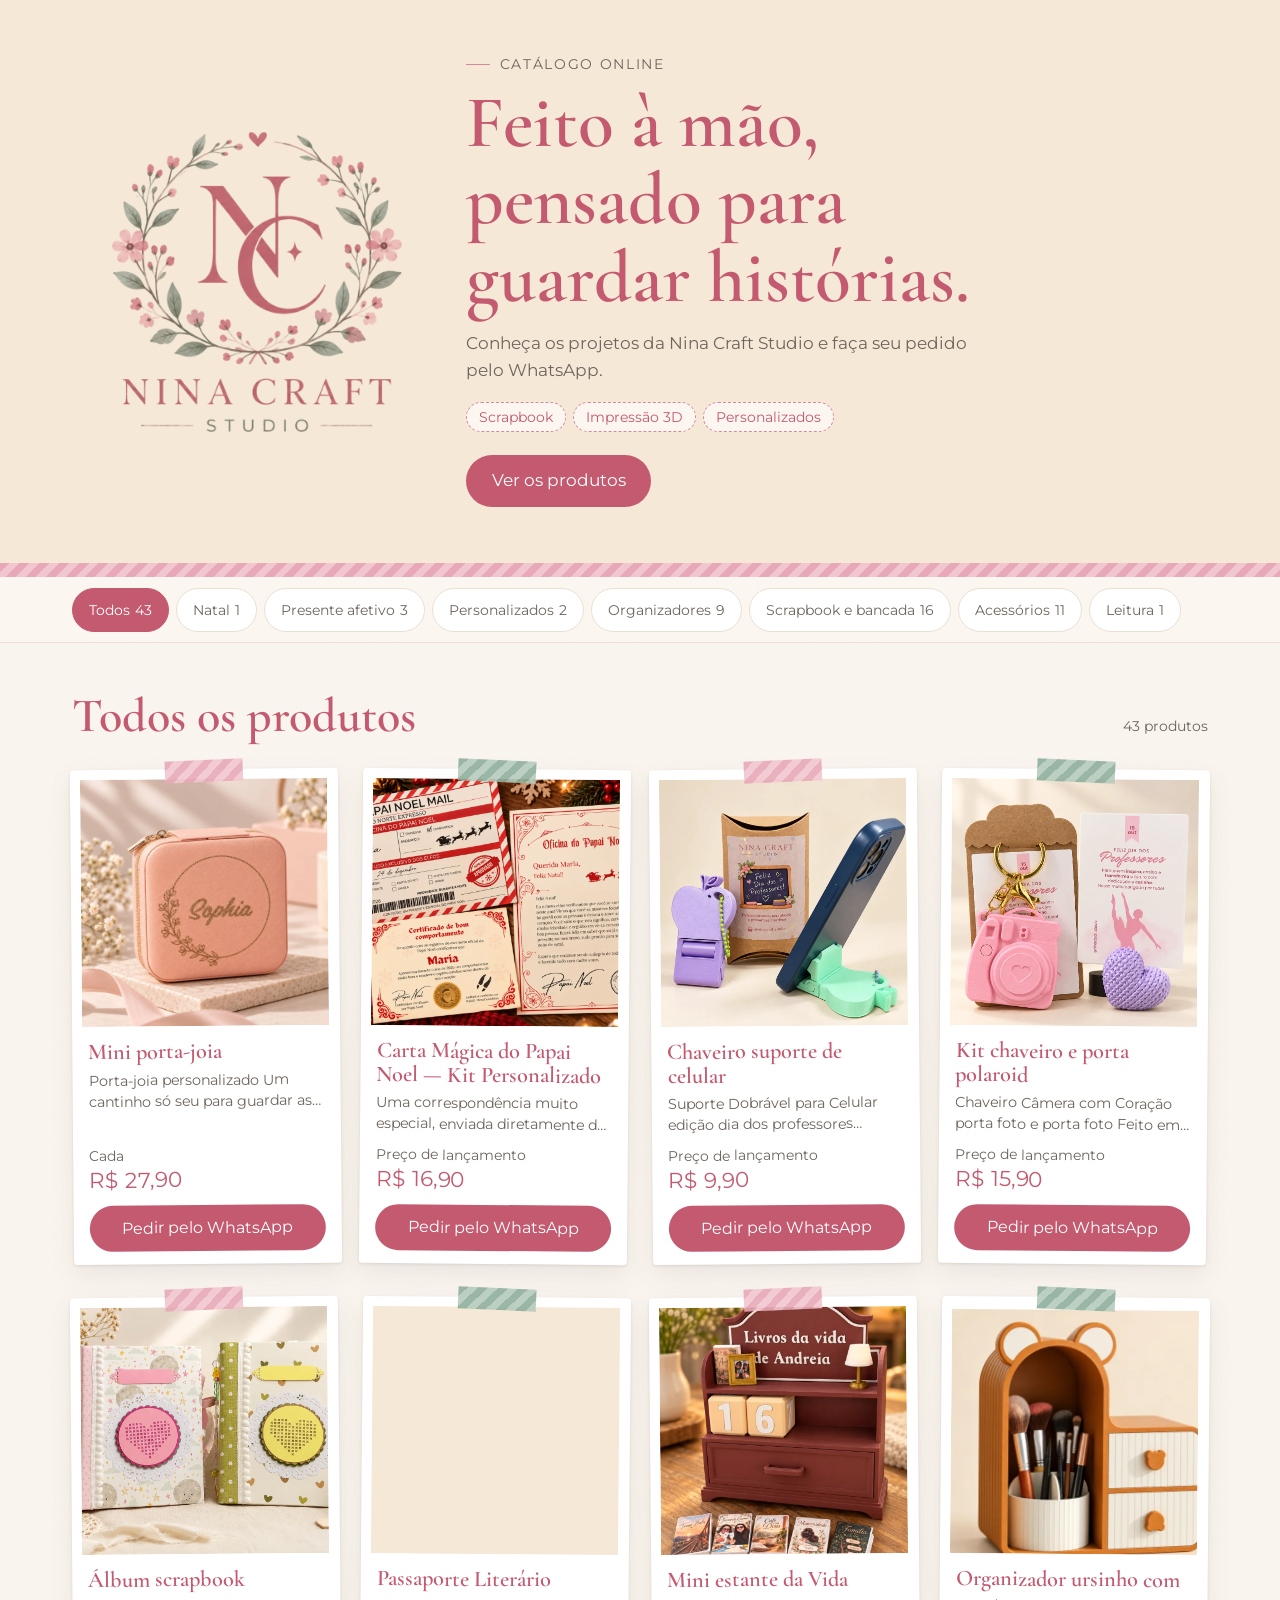
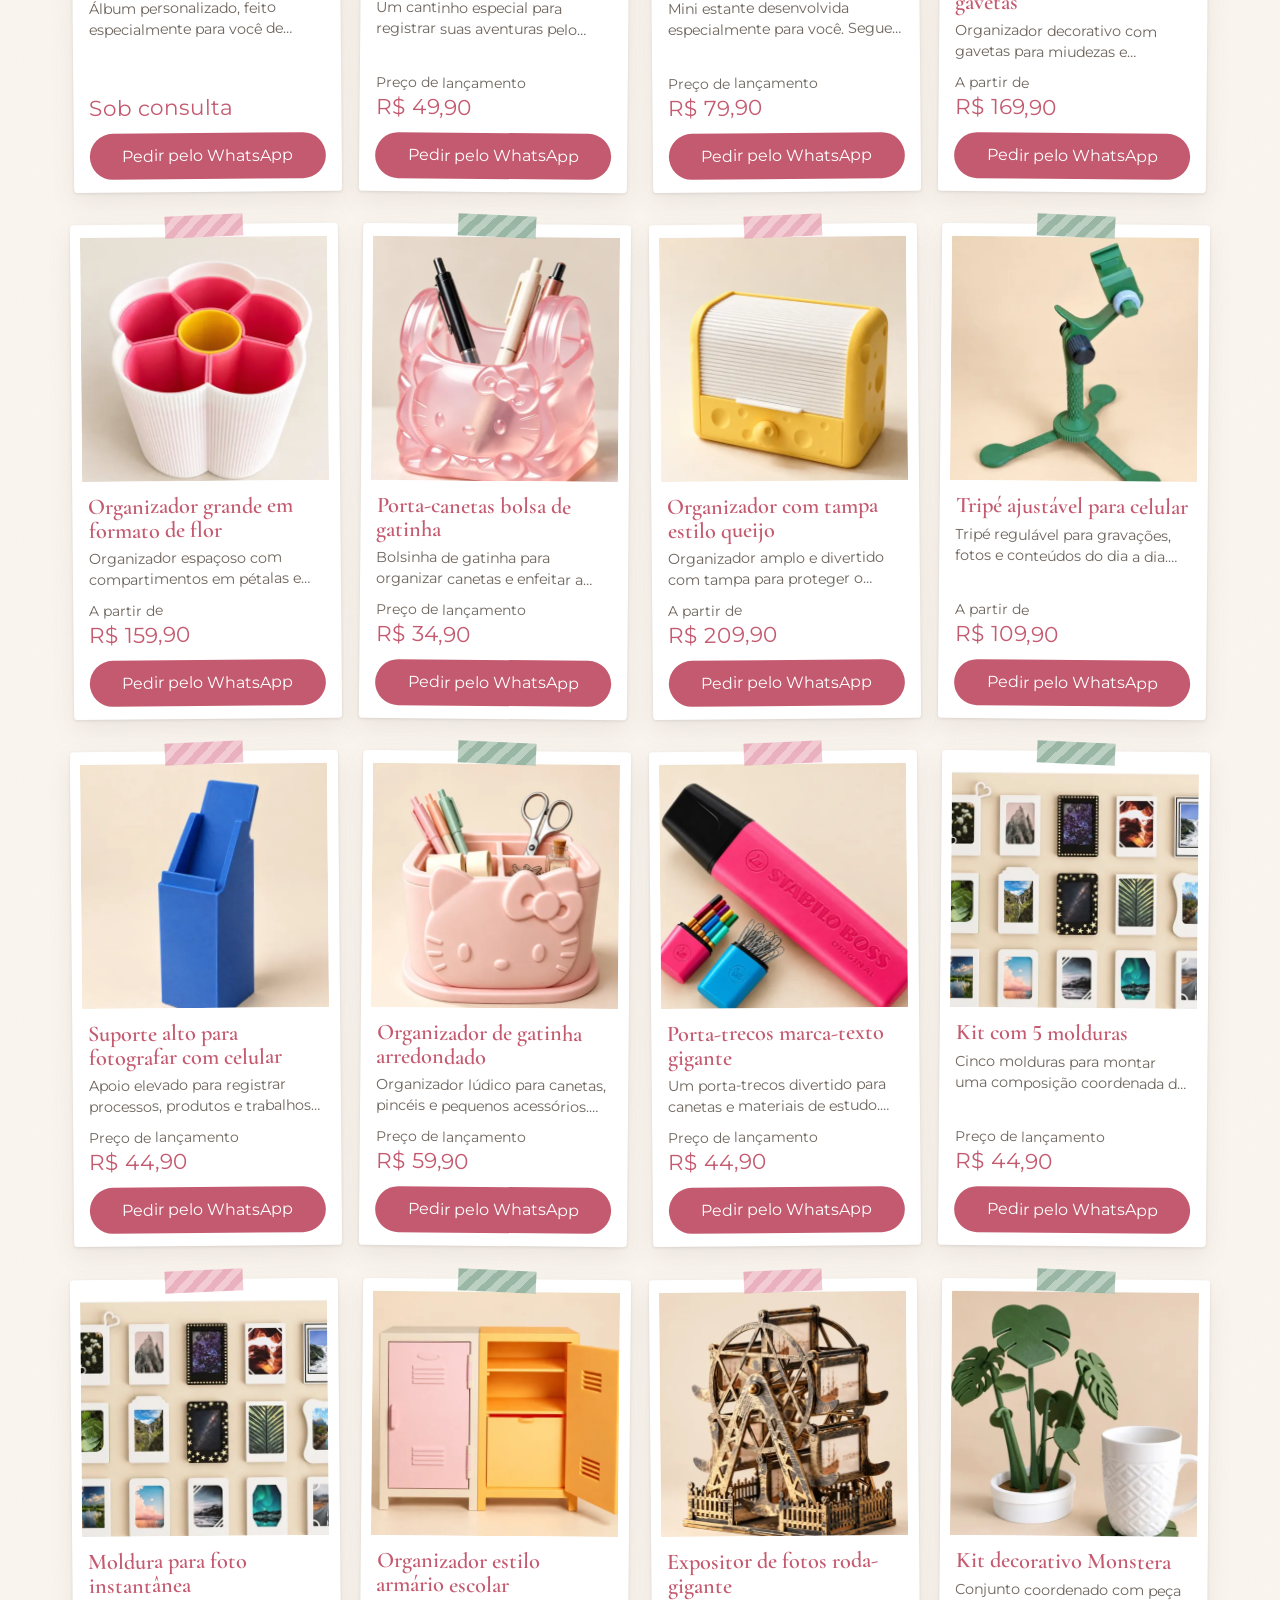
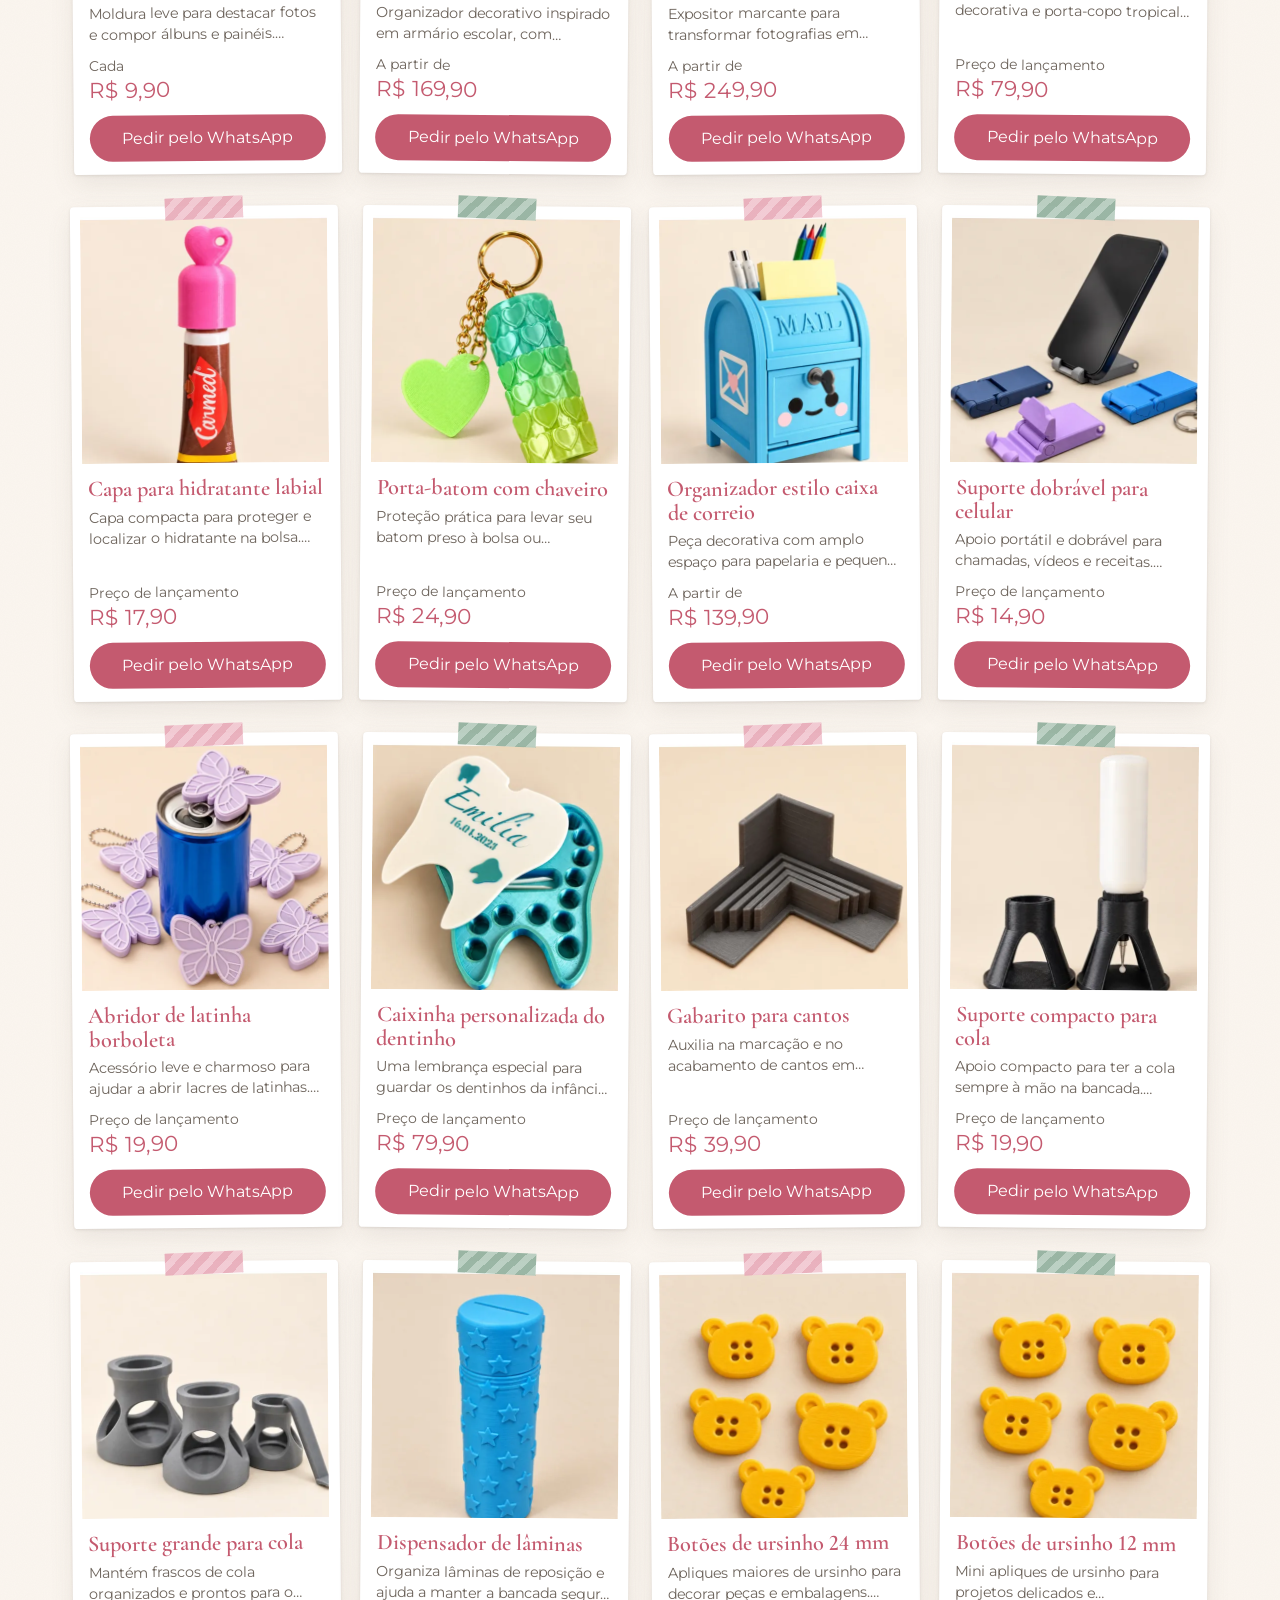
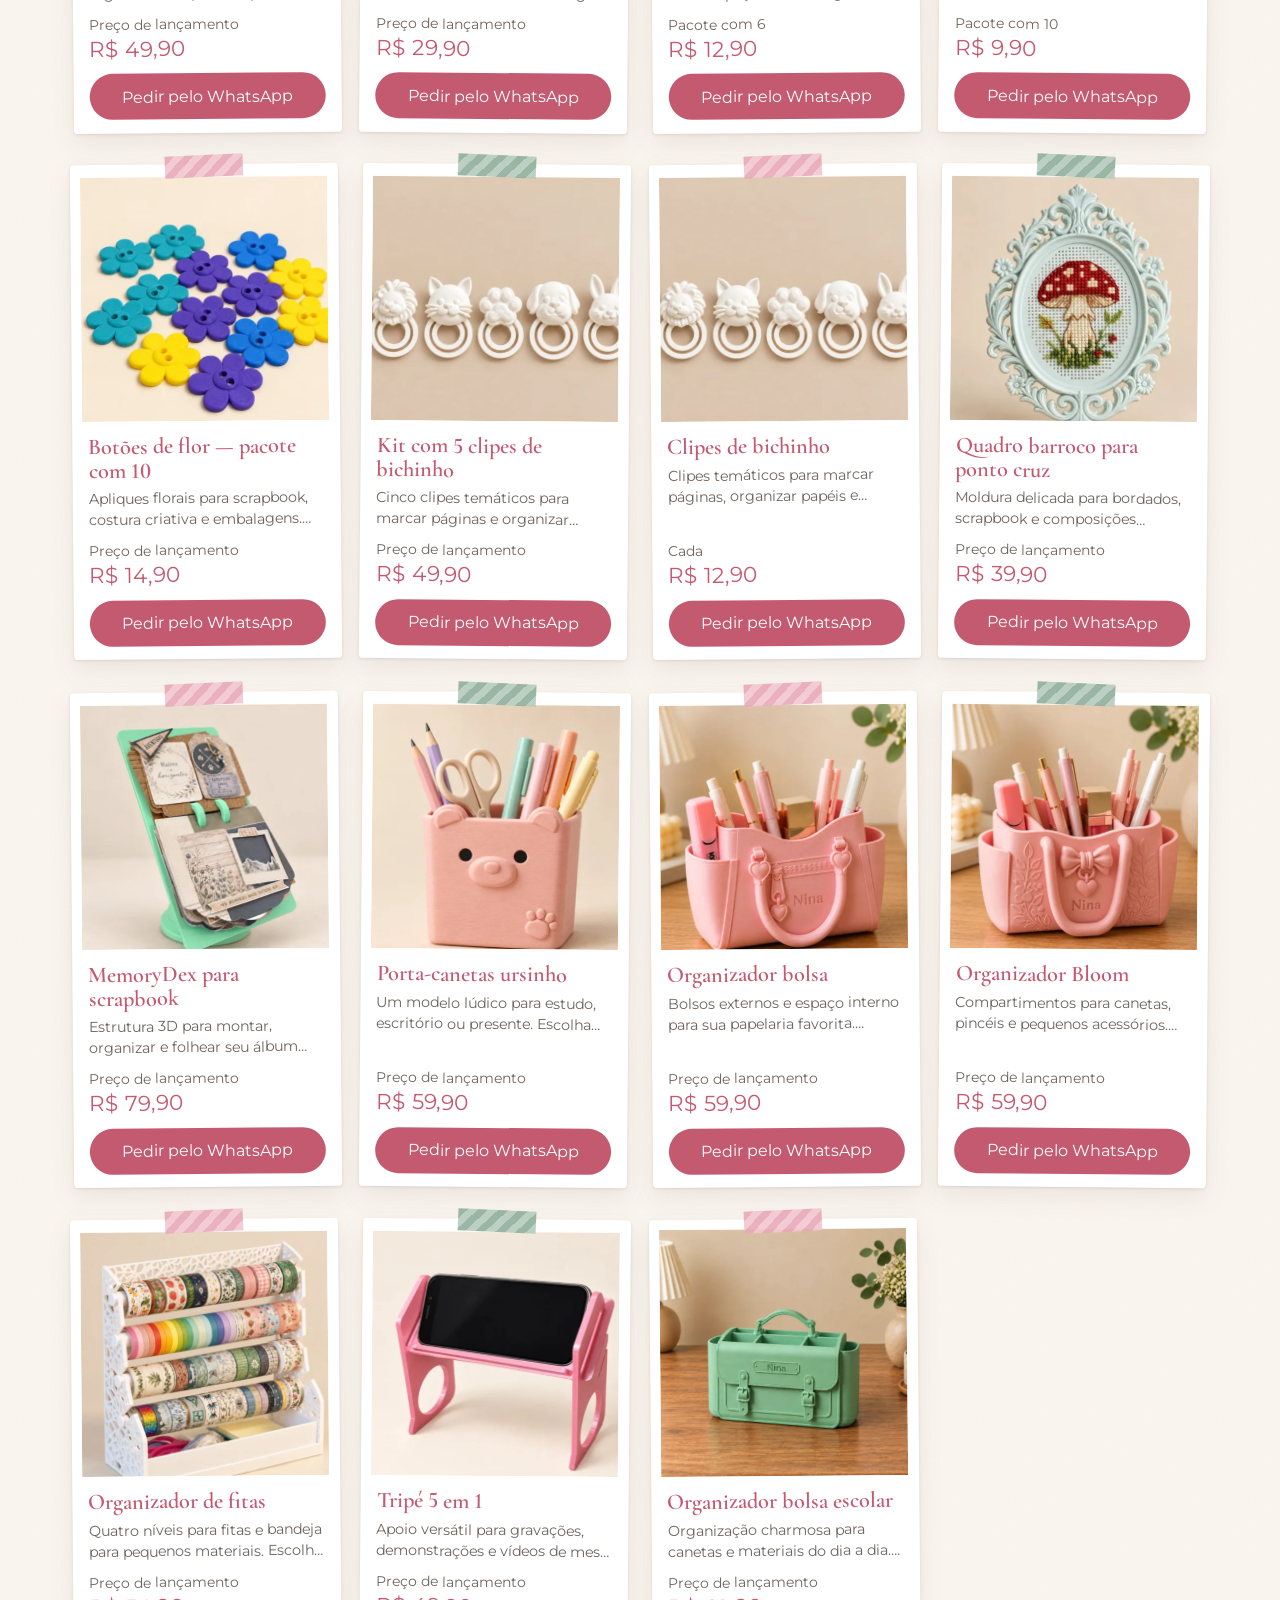
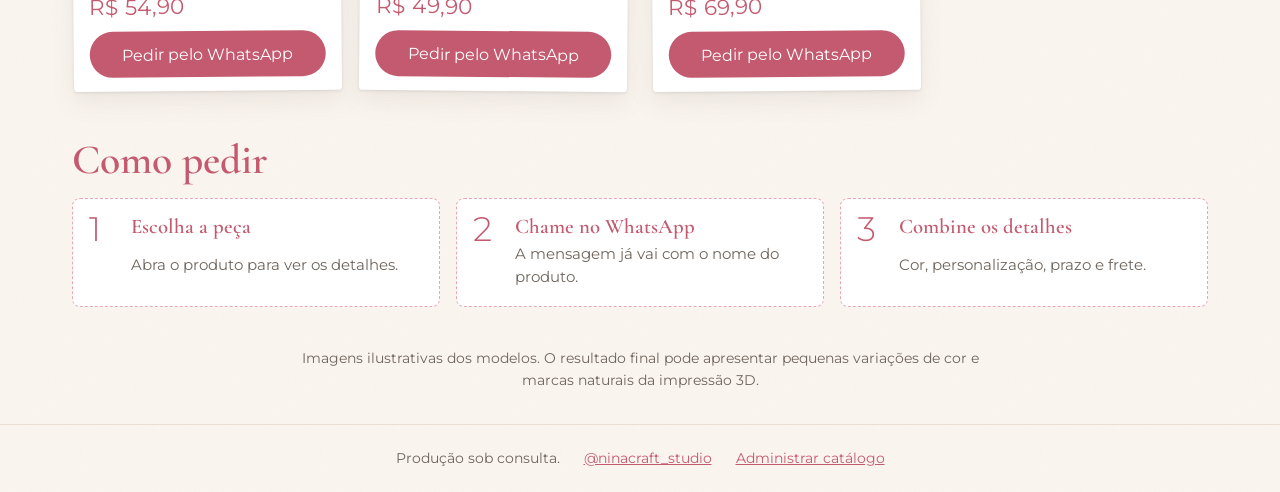
<file: index.html>
<!doctype html>
<html lang="pt-BR">
<head>
<meta charset="utf-8">
<meta name="viewport" content="width=device-width, initial-scale=1">
<title>Nina Craft Studio | Catálogo</title>
<meta name="description" content="Presentes e papelaria feitos à mão para guardar histórias. Scrapbook, impressão 3D e personalizados. Peça pelo WhatsApp.">
<meta name="theme-color" content="#FBF6F0">
<link rel="canonical" href="https://soananina.github.io/ninacraftstudio/">
<meta property="og:type" content="website">
<meta property="og:title" content="Nina Craft Studio | Catálogo">
<meta property="og:description" content="Presentes e papelaria feitos à mão para guardar histórias.">
<meta property="og:url" content="https://soananina.github.io/ninacraftstudio/">
<meta property="og:image" content="https://soananina.github.io/ninacraftstudio/nina-craft-logo.png">
<link rel="icon" href="favicon.svg">
<link rel="preconnect" href="https://fonts.googleapis.com">
<link rel="preconnect" href="https://fonts.gstatic.com" crossorigin>
<link rel="stylesheet" href="https://fonts.googleapis.com/css2?family=Cormorant+Garamond:wght@500;600&family=Montserrat:wght@300;400&display=swap">
<link rel="stylesheet" href="styles.css">
</head>
<body>
<header class="hero">
  <div class="hero-inner">
    <img class="hero-logo" src="nina-craft-logo.webp" alt="Nina Craft Studio" width="700" height="724">
    <div class="hero-copy">
      <p class="eyebrow">Catálogo online</p>
      <h1>Feito à mão, pensado para guardar histórias.</h1>
      <p class="hero-text">Conheça os projetos da Nina Craft Studio e faça seu pedido pelo WhatsApp.</p>
      <ul class="hero-tags" aria-label="O que fazemos">
        <li>Scrapbook</li><li>Impressão 3D</li><li>Personalizados</li>
      </ul>
      <a class="hero-cta" href="#produtos">Ver os produtos</a>
    </div>
  </div>
</header>

<main id="produtos">
  <nav class="filters" aria-label="Filtrar por categoria"><div id="filters" class="filters-row"></div></nav>
  <section class="catalog" aria-labelledby="catalog-title">
    <div class="catalog-head">
      <h2 id="catalog-title">Todos os produtos</h2>
      <span id="count" aria-live="polite"></span>
    </div>
    <div id="catalog" class="grid"></div>
    <div id="empty" class="empty" hidden><h3>Novidades em breve</h3><p>O catálogo está sendo preparado com carinho.</p></div>
    <noscript><p class="note">Ative o JavaScript para ver o catálogo.</p></noscript>
  </section>

  <section class="how" aria-labelledby="how-title">
    <h2 id="how-title">Como pedir</h2>
    <ol>
      <li><strong>Escolha a peça</strong><span>Abra o produto para ver os detalhes.</span></li>
      <li><strong>Chame no WhatsApp</strong><span>A mensagem já vai com o nome do produto.</span></li>
      <li><strong>Combine os detalhes</strong><span>Cor, personalização, prazo e frete.</span></li>
    </ol>
  </section>
  <p id="note" class="note" hidden>Imagens ilustrativas dos modelos. O resultado final pode apresentar pequenas variações de cor e marcas naturais da impressão 3D.</p>
</main>

<footer class="footer">
  <p>Produção sob consulta.</p>
  <a href="https://www.instagram.com/ninacraft_studio/" target="_blank" rel="noreferrer">@ninacraft_studio</a>
  <a href="admin/">Administrar catálogo</a>
</footer>

<dialog id="detail" class="detail" aria-labelledby="detail-title">
  <button id="detail-close" class="detail-close" type="button" aria-label="Fechar">×</button>
  <div class="detail-media"><img id="detail-img" alt=""></div>
  <div class="detail-body">
    <p id="detail-cat" class="eyebrow"></p>
    <h2 id="detail-title"></h2>
    <div id="detail-price" class="price price-lg"></div>
    <p id="detail-desc" class="detail-desc"></p>
    <a id="detail-wa" class="wa wa-lg" target="_blank" rel="noreferrer">Pedir pelo WhatsApp</a>
  </div>
</dialog>
<script src="catalogo.js"></script>
</body>
</html>
</file>
<file: styles.css>
/* Cores e logo: sistema de 28/10/2026 (nina-craft-artes/marca/marca.css).
   Fontes: só as do Manual da Marca: Cormorant Garamond (500, 600) e Montserrat (300, 400).
   Texto só em rosa principal ou taupe. Rosa claro, rosa extra, lilás, menta e bege são só fundos, fitas e filetes.
   Nenhum texto abaixo de 14px. */
:root {
  color-scheme: light;
  --rosa:#C45A6F; --rosa-claro:#E7A9B7; --lilas:#B89CC9; --menta:#8FAE9B; --bege:#F5E8D7; --rosa-extra:#D98799;
  --fundo:#FBF6F0; --taupe:#6E655D; --branco:#FFFFFF; --linha:#EADFD2;
  --serif:"Cormorant Garamond",Georgia,serif; --sans:"Montserrat",Helvetica,Arial,sans-serif;
  --fita-rosa:repeating-linear-gradient(135deg,var(--rosa-claro) 0 7px,#F1C6D0 7px 14px);
  --fita-menta:repeating-linear-gradient(135deg,var(--menta) 0 7px,#B4CBBD 7px 14px);
}
*,*::before,*::after { box-sizing:border-box; margin:0; padding:0; }
html { scroll-behavior:smooth; scroll-padding-top:76px; -webkit-text-size-adjust:100%; }
body {
  color:var(--taupe); font:400 1rem/1.6 var(--sans); -webkit-font-smoothing:antialiased;
  background-color:var(--fundo);
  background-image:url("data:image/svg+xml,%3Csvg xmlns='http://www.w3.org/2000/svg' width='240' height='240'%3E%3Cfilter id='n'%3E%3CfeTurbulence type='fractalNoise' baseFrequency='.9' numOctaves='2'/%3E%3CfeColorMatrix values='0 0 0 0 .55 0 0 0 0 .45 0 0 0 0 .35 0 0 0 .05 0'/%3E%3C/filter%3E%3Crect width='240' height='240' filter='url(%23n)'/%3E%3C/svg%3E");
}
body.has-dialog { overflow:hidden; }
img { display:block; max-width:100%; }
a { color:inherit; }
ul,ol { list-style:none; }
strong,small { font-weight:400; }
h1,h2,h3 { font-family:var(--serif); font-weight:600; color:var(--rosa); line-height:1.05; font-variant-numeric:lining-nums; }
:focus-visible { outline:3px solid var(--rosa); outline-offset:2px; border-radius:4px; }
.eyebrow { display:flex; align-items:center; gap:.6rem; color:var(--taupe); font-weight:400; font-size:.875rem; line-height:1.2; letter-spacing:.12em; text-transform:uppercase; }
.eyebrow::before { content:""; flex:none; width:24px; height:1.5px; background:var(--rosa-extra); }

/* Topo */
.hero { background:var(--bege); position:relative; }
.hero::after { content:""; display:block; height:14px; background:var(--fita-rosa); }
.hero-inner { max-width:1120px; margin:auto; padding:clamp(1.5rem,5vw,3.5rem) clamp(1rem,4vw,2rem); display:grid; grid-template-columns:minmax(0,290px) 1fr; gap:clamp(1.5rem,5vw,4rem); align-items:center; }
.hero-logo { width:100%; height:auto; }
.hero-copy h1 { font-size:clamp(2.6rem,6vw,4.6rem); margin:.7rem 0 .9rem; max-width:15ch; }
.hero-text { font-size:1.05rem; max-width:46ch; }
.hero-tags { display:flex; flex-wrap:wrap; gap:.45rem; margin:1.1rem 0 1.4rem; }
.hero-tags li { padding:.2rem .75rem; border:1.5px dashed var(--rosa-extra); border-radius:999px; background:var(--fundo); color:var(--rosa); font-size:.875rem; font-weight:400; }
.hero-cta { display:inline-block; padding:.8rem 1.6rem; border-radius:999px; background:var(--rosa); color:var(--branco); font-weight:400; font-size:1.05rem; text-decoration:none; transition:opacity .15s; }
.hero-cta:hover { opacity:.88; }

/* Filtros */
.filters { position:sticky; top:0; z-index:5; background:rgba(251,246,240,.96); backdrop-filter:blur(8px); border-bottom:1px solid var(--linha); }
.filters-row { max-width:1200px; margin:auto; padding:.65rem clamp(1rem,4vw,2rem); display:flex; gap:.45rem; overflow-x:auto; scrollbar-width:none; }
.filters-row::-webkit-scrollbar { display:none; }
.chip { flex:none; min-height:44px; padding:.4rem 1rem; border:1.5px solid var(--linha); border-radius:999px; background:var(--branco); color:var(--taupe); font:400 .9rem var(--sans); cursor:pointer; transition:background .15s,color .15s,border-color .15s; }
.chip:hover { border-color:var(--rosa-extra); }
.chip small { font-size:.875rem; font-weight:400; margin-left:.3rem; }
.chip[aria-pressed="true"] { background:var(--rosa); border-color:var(--rosa); color:var(--branco); }

/* Grade: polaroids com fita washi */
.catalog { max-width:1200px; margin:auto; padding:clamp(1.5rem,4vw,3rem) clamp(1rem,4vw,2rem); overflow-x:clip; }
.catalog-head { display:flex; justify-content:space-between; align-items:baseline; gap:1rem; margin-bottom:1.75rem; }
.catalog-head h2 { font-size:clamp(2rem,4vw,3rem); }
.catalog-head span { flex:none; font-size:.9rem; }
.grid { display:grid; grid-template-columns:repeat(4,minmax(0,1fr)); gap:2rem 1.35rem; }
.card { position:relative; display:flex; flex-direction:column; min-width:0; background:var(--branco); padding:.65rem .65rem 0; border-radius:4px; box-shadow:0 1px 3px rgba(110,101,93,.16),0 10px 24px rgba(110,101,93,.1); transition:transform .18s,box-shadow .18s; }
.card:nth-child(odd) { transform:rotate(-.5deg); }
.card:nth-child(even) { transform:rotate(.5deg); }
.card:hover { transform:rotate(0) translateY(-3px); box-shadow:0 2px 4px rgba(110,101,93,.18),0 16px 32px rgba(110,101,93,.16); }
.card::before { content:""; position:absolute; z-index:1; top:-9px; left:50%; width:78px; height:22px; margin-left:-39px; background:var(--fita-rosa); opacity:.9; transform:rotate(-2deg); }
.card:nth-child(even)::before { background:var(--fita-menta); transform:rotate(2deg); }
.card-link { display:flex; flex-direction:column; flex:1; text-decoration:none; color:inherit; }
.card-photo { aspect-ratio:1; overflow:hidden; background:var(--bege); }
.card-photo img { width:100%; height:100%; object-fit:cover; }
.card-text { padding:.8rem .35rem 0; flex:1; display:flex; flex-direction:column; gap:.45rem; }
.card h3 { font-size:1.4rem; }
.card-desc { font-size:.9rem; line-height:1.45; display:-webkit-box; -webkit-box-orient:vertical; -webkit-line-clamp:2; overflow:hidden; }
.price { margin-top:auto; padding-top:.3rem; display:grid; gap:.05rem; }
.price span { font-size:.875rem; font-weight:400; line-height:1.25; }
.price strong { color:var(--rosa); font-size:1.35rem; font-weight:400; line-height:1.3; }
.price-lg { margin-top:.4rem; }
.price-lg strong { font-size:1.7rem; }
.wa { display:flex; align-items:center; justify-content:center; min-height:46px; margin:.7rem .35rem .85rem; padding:.5rem .6rem; border-radius:999px; background:var(--rosa); color:var(--branco); font-weight:400; font-size:1rem; line-height:1.2; text-align:center; text-decoration:none; transition:opacity .15s; }
.wa:hover { opacity:.88; }
.wa-off { background:var(--taupe); }
.empty { padding:3rem 1.5rem; text-align:center; border:2px dashed var(--rosa-claro); border-radius:8px; }
.empty h3 { font-size:1.8rem; margin-bottom:.4rem; }

/* Como pedir */
.how { max-width:1200px; margin:0 auto; padding:0 clamp(1rem,4vw,2rem) clamp(1.5rem,4vw,2.5rem); }
.how h2 { font-size:clamp(2rem,3.5vw,2.6rem); margin-bottom:1rem; }
.how ol { display:grid; grid-template-columns:repeat(3,minmax(0,1fr)); gap:1rem; counter-reset:step; }
.how li { counter-increment:step; display:grid; gap:.15rem; padding:1rem 1.1rem 1rem 3.6rem; position:relative; border:1.5px dashed var(--rosa-claro); border-radius:8px; background:var(--branco); }
.how li::before { content:counter(step); position:absolute; left:1rem; top:.75rem; color:var(--rosa); font:300 2.1rem/1.1 var(--sans); }
.how strong { color:var(--rosa); font:600 1.3rem/1.2 var(--serif); }
.how span { font-size:.92rem; }
.note { max-width:720px; margin:0 auto; padding:0 1rem 2rem; font-size:.875rem; text-align:center; }

.footer { display:flex; flex-wrap:wrap; justify-content:center; gap:.5rem 1.5rem; padding:1.4rem 1rem; border-top:1px solid var(--linha); font-size:.9rem; }
.footer a { color:var(--rosa); font-weight:400; }

/* Detalhe */
.detail { width:min(920px,calc(100vw - 2rem)); max-height:calc(100dvh - 2rem); margin:auto; border:0; border-radius:8px; overflow:hidden; background:var(--branco); color:var(--taupe); box-shadow:0 30px 70px rgba(70,60,55,.3); }
.detail[open] { display:grid; grid-template-columns:minmax(0,1fr) minmax(0,1fr); }
.detail::backdrop { background:rgba(70,60,55,.55); }
.detail-media { background:var(--bege); min-height:0; }
.detail-media img { width:100%; height:100%; max-height:calc(100dvh - 2rem); object-fit:cover; }
.detail-body { padding:1.75rem 1.5rem 1.5rem; overflow-y:auto; max-height:calc(100dvh - 2rem); display:flex; flex-direction:column; gap:.5rem; }
.detail-body h2 { font-size:clamp(2rem,3.5vw,2.6rem); padding-right:2rem; }
.detail-desc { white-space:pre-line; margin:.5rem 0 .75rem; overflow-wrap:anywhere; }
.wa-lg { margin:auto 0 0; flex:none; min-height:50px; font-size:1.05rem; }
.detail-close { position:absolute; top:.6rem; right:.6rem; z-index:2; width:44px; height:44px; border:0; border-radius:50%; background:rgba(255,255,255,.94); color:var(--rosa); font:300 1.6rem/1 var(--sans); cursor:pointer; box-shadow:0 2px 8px rgba(0,0,0,.15); }

@media (max-width:1000px) { .grid { grid-template-columns:repeat(3,minmax(0,1fr)); } }
@media (max-width:720px) {
  .hero-inner { grid-template-columns:112px 1fr; gap:.9rem 1rem; align-items:center; }
  .hero-copy { display:contents; }
  .hero-logo { grid-row:1 / span 2; }
  .hero-copy .eyebrow { grid-column:2; align-self:end; }
  .hero-copy h1 { grid-column:2; align-self:start; margin:0; font-size:1.95rem; }
  .hero-text,.hero-tags,.hero-cta { grid-column:1 / -1; }
  .hero-tags { margin:0; }
  .hero-cta { text-align:center; }
  .grid { grid-template-columns:repeat(2,minmax(0,1fr)); gap:1.5rem .8rem; }
  .card { padding:.45rem .45rem 0; }
  .card:nth-child(odd) { transform:rotate(-.3deg); }
  .card:nth-child(even) { transform:rotate(.3deg); }
  .card-desc { display:none; }
  .card-text { padding:.6rem .2rem 0; }
  .card h3 { font-size:1.22rem; }
  .price strong { font-size:1.2rem; }
  .wa { margin:.6rem .15rem .6rem; font-size:.9rem; }
  .how ol { grid-template-columns:1fr; gap:.6rem; }
  .detail { width:100vw; max-width:100vw; max-height:92dvh; margin:auto 0 0; border-radius:12px 12px 0 0; }
  .detail[open] { display:block; overflow-y:auto; }
  .detail-media img { height:auto; max-height:46dvh; }
  .detail-body { max-height:none; overflow:visible; padding:1.1rem 1rem 1.25rem; }
  .wa-lg { margin-top:.5rem; }
  .detail-close { position:sticky; float:right; top:.6rem; margin:.6rem .6rem -3.35rem 0; }
}
@media (prefers-reduced-motion:reduce) { *,*::before,*::after { transition:none!important; scroll-behavior:auto!important; } }
</file>
